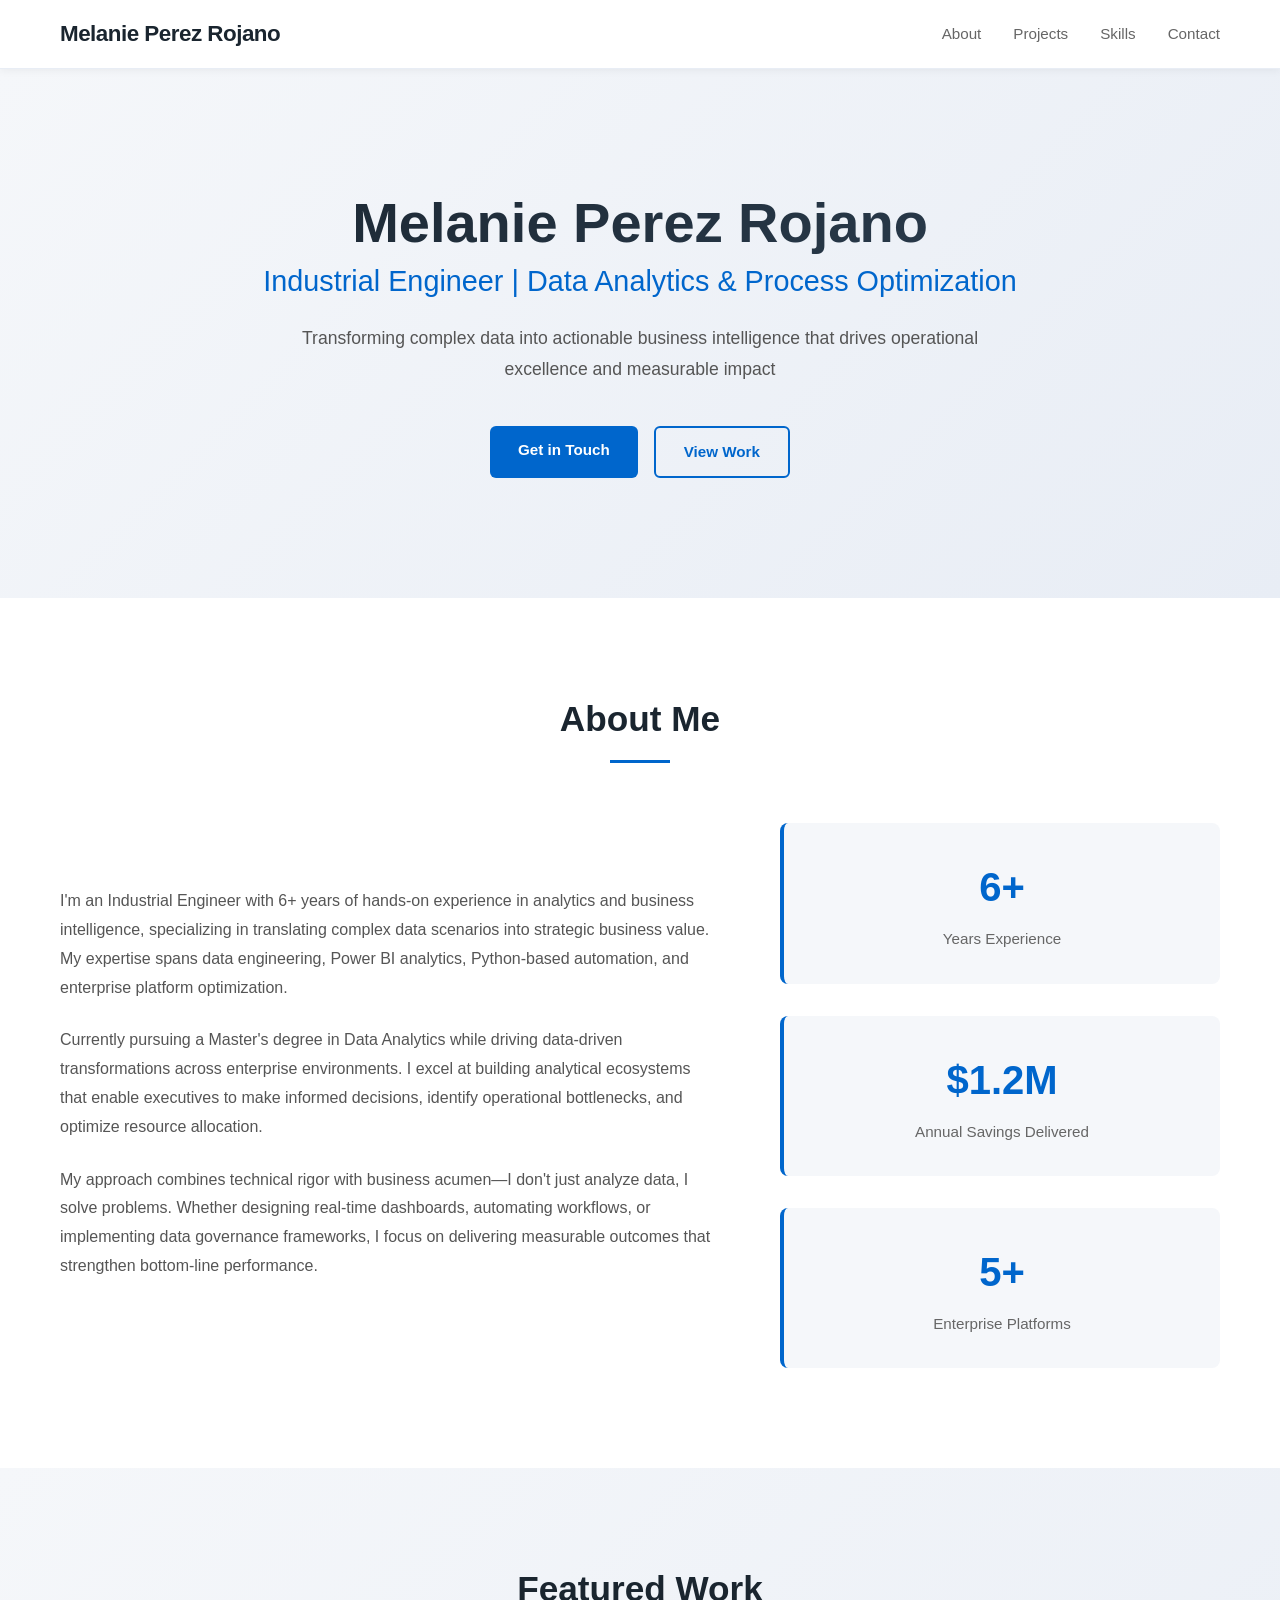
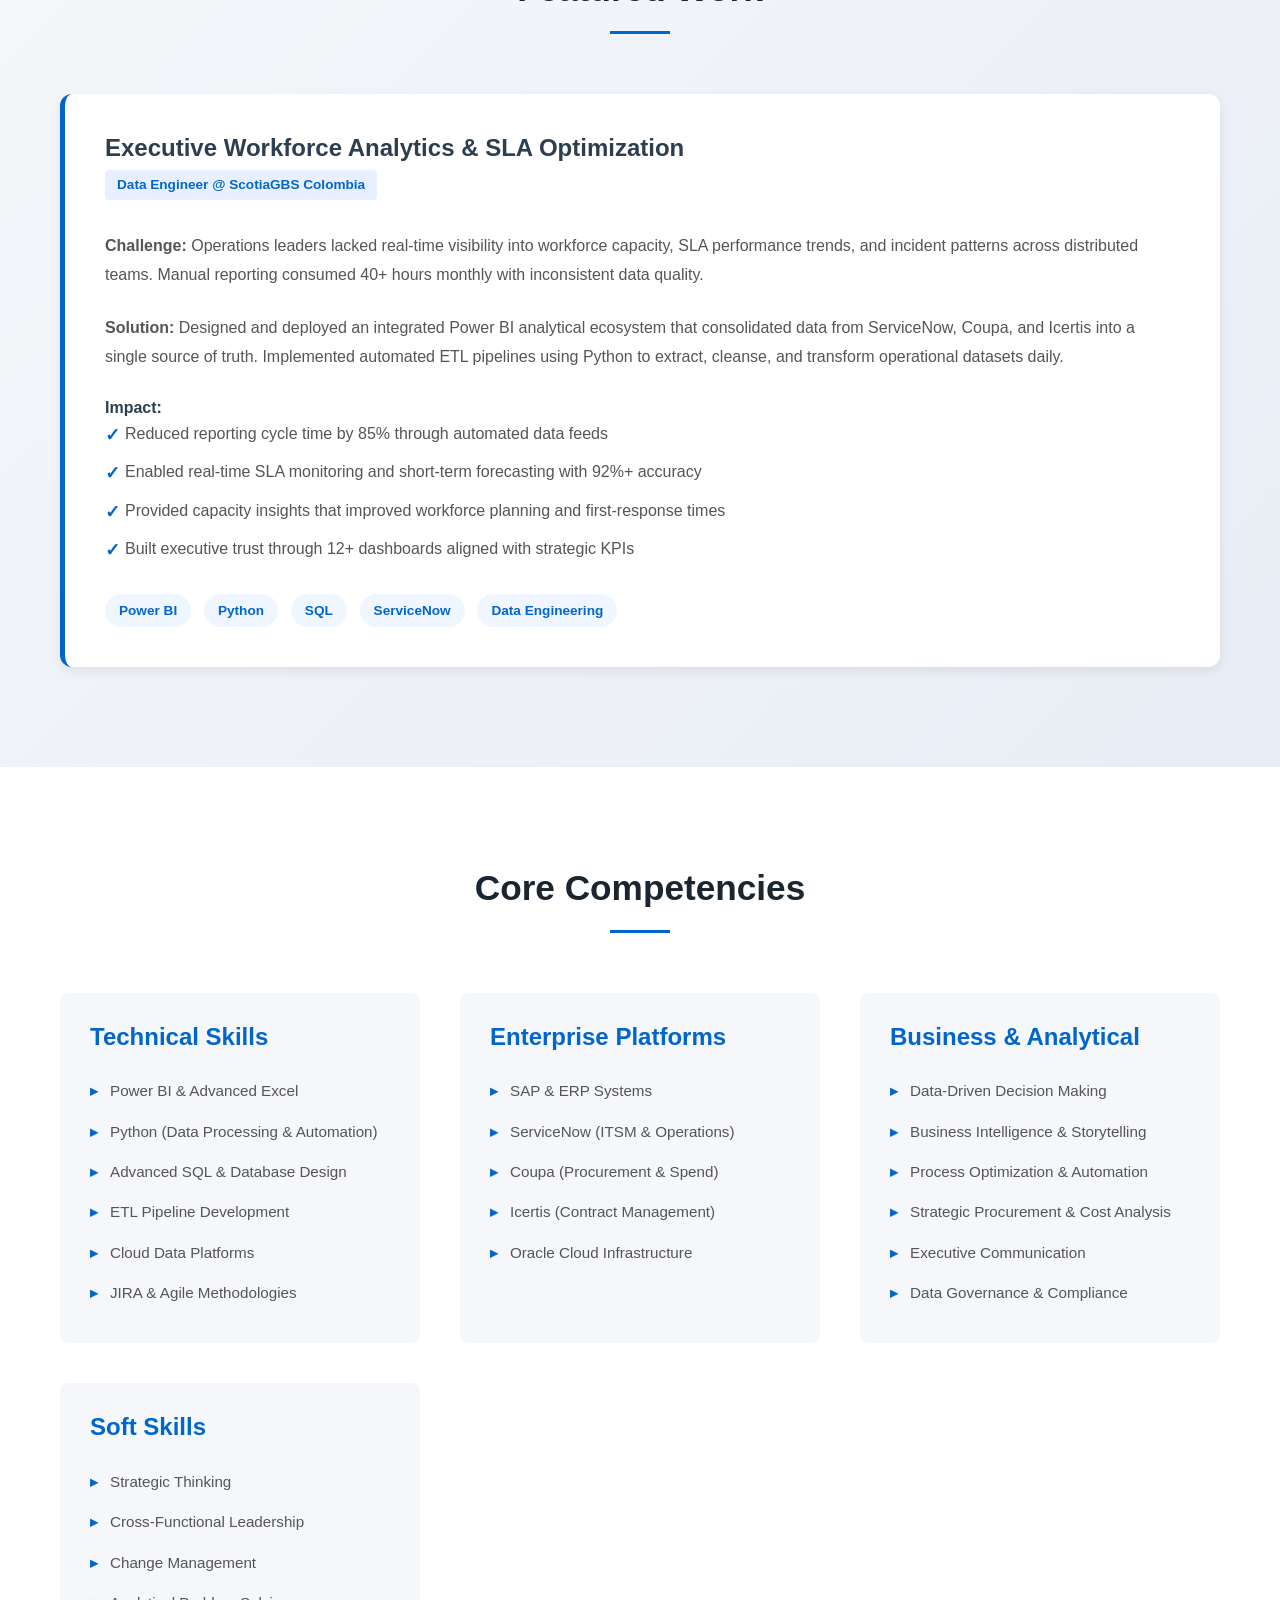
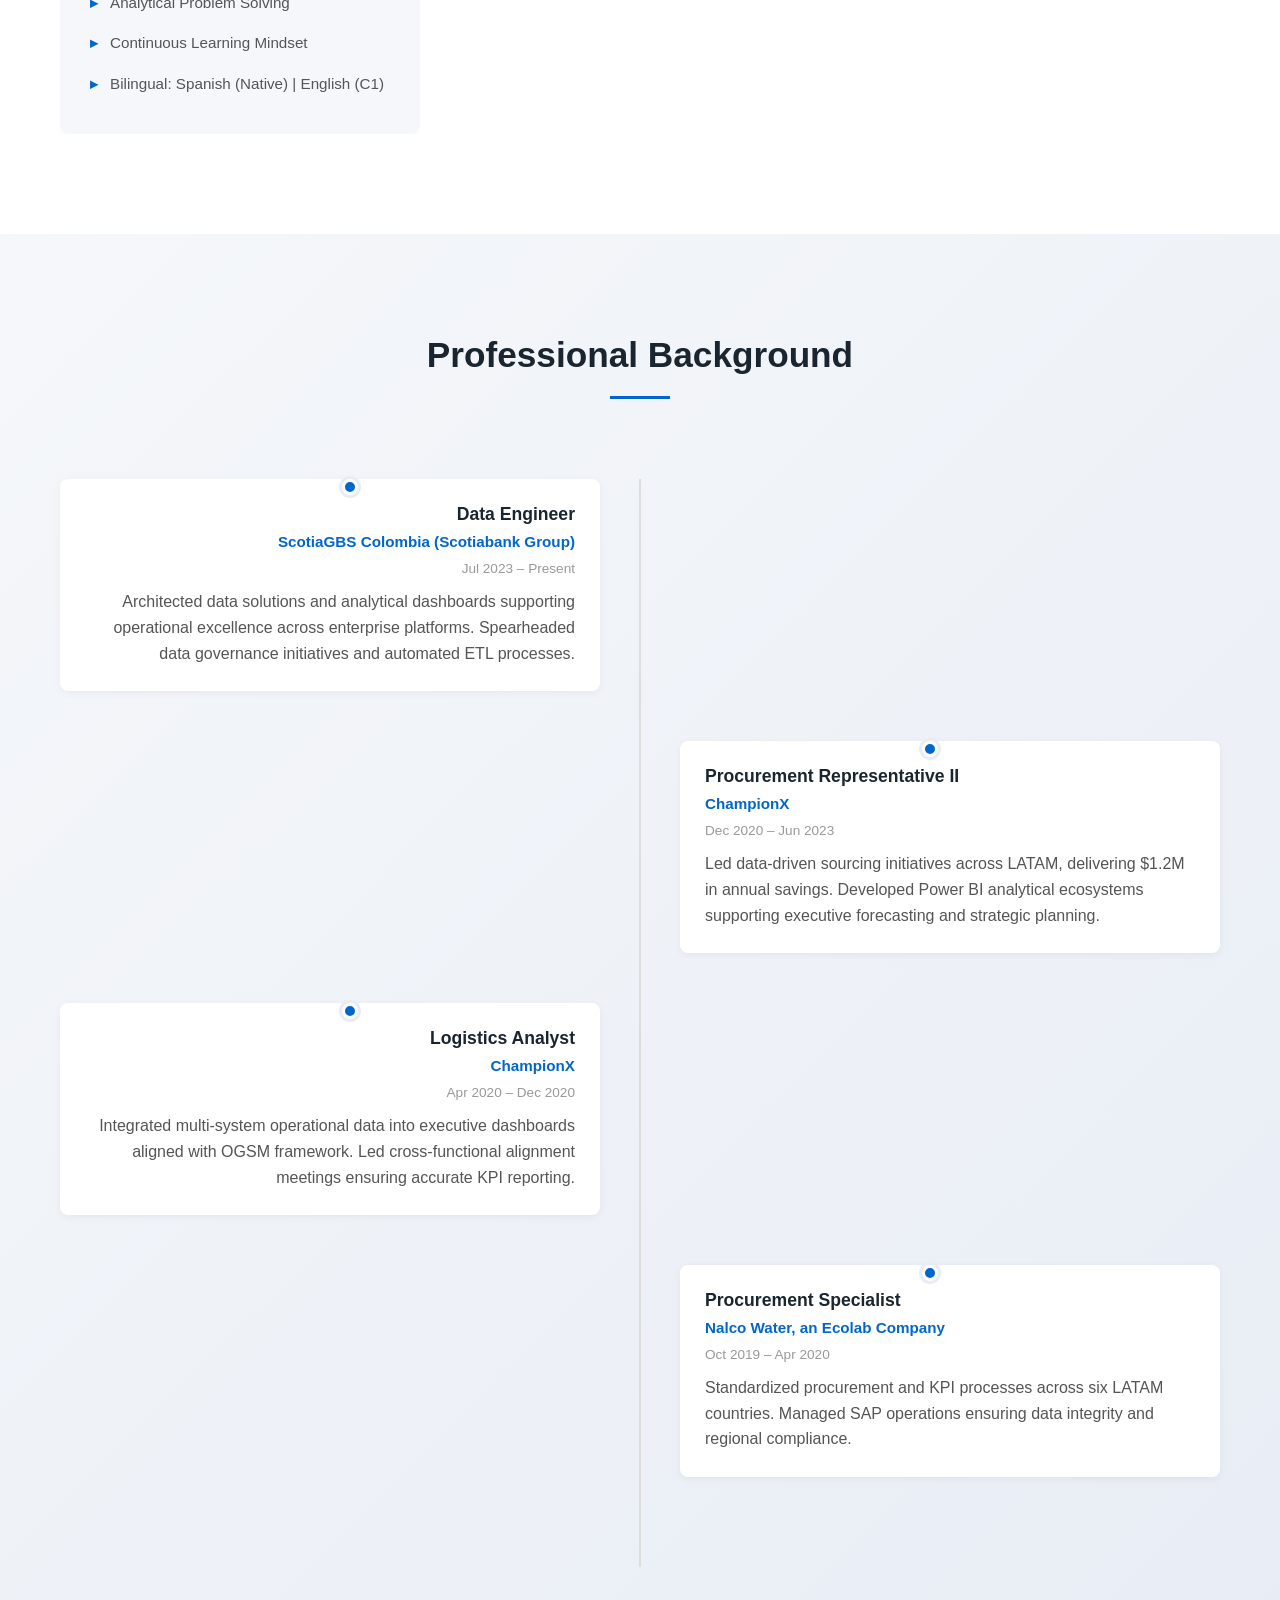
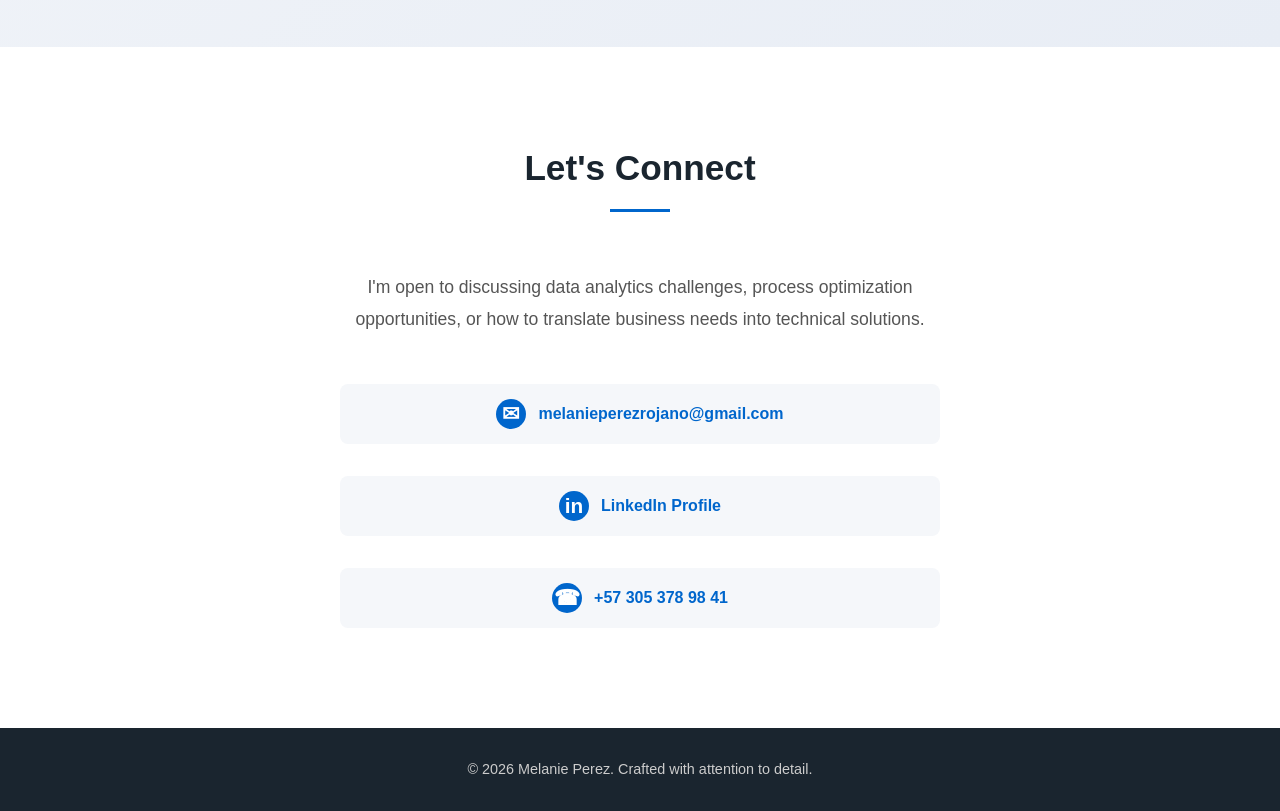
<file: index.html>
<!DOCTYPE html>
<html lang="en">
<head>
    <meta charset="UTF-8">
    <meta name="viewport" content="width=device-width, initial-scale=1.0">
    <title>Melanie Perez | Data Analytics & Process Optimization</title>
    <link rel="stylesheet" href="style.css">
</head>
<body>
    <!-- Navigation -->
    <nav class="navbar">
        <div class="container">
            <div class="nav-brand">Melanie Perez Rojano</div>
            <ul class="nav-links">
                <li><a href="#about">About</a></li>
                <li><a href="#projects">Projects</a></li>
                <li><a href="#skills">Skills</a></li>
                <li><a href="#contact">Contact</a></li>
            </ul>
        </div>
    </nav>

    <!-- Hero Section -->
    <section class="hero">
        <div class="container">
            <div class="hero-content">
                <h1>Melanie Perez Rojano</h1>
                <h2>Industrial Engineer | Data Analytics & Process Optimization</h2>
                <p class="hero-tagline">Transforming complex data into actionable business intelligence that drives operational excellence and measurable impact</p>
                <div class="hero-cta">
                    <a href="#contact" class="btn btn-primary">Get in Touch</a>
                    <a href="#projects" class="btn btn-secondary">View Work</a>
                </div>
            </div>
        </div>
    </section>

    <!-- About Section -->
    <section id="about" class="about">
        <div class="container">
            <h2 class="section-title">About Me</h2>
            <div class="about-content">
                <div class="about-text">
                    <p>I'm an Industrial Engineer with 6+ years of hands-on experience in analytics and business intelligence, specializing in translating complex data scenarios into strategic business value. My expertise spans data engineering, Power BI analytics, Python-based automation, and enterprise platform optimization.</p>
                    
                    <p>Currently pursuing a Master's degree in Data Analytics while driving data-driven transformations across enterprise environments. I excel at building analytical ecosystems that enable executives to make informed decisions, identify operational bottlenecks, and optimize resource allocation.</p>
                    
                    <p>My approach combines technical rigor with business acumen—I don't just analyze data, I solve problems. Whether designing real-time dashboards, automating workflows, or implementing data governance frameworks, I focus on delivering measurable outcomes that strengthen bottom-line performance.</p>
                </div>
                <div class="about-metrics">
                    <div class="metric">
                        <span class="metric-number">6+</span>
                        <span class="metric-label">Years Experience</span>
                    </div>
                    <div class="metric">
                        <span class="metric-number">$1.2M</span>
                        <span class="metric-label">Annual Savings Delivered</span>
                    </div>
                    <div class="metric">
                        <span class="metric-number">5+</span>
                        <span class="metric-label">Enterprise Platforms</span>
                    </div>
                </div>
            </div>
        </div>
    </section>

    <!-- Featured Project -->
    <section id="projects" class="featured-project">
        <div class="container">
            <h2 class="section-title">Featured Work</h2>
            <div class="project-card">
                <div class="project-header">
                    <h3>Executive Workforce Analytics & SLA Optimization</h3>
                    <span class="project-role">Data Engineer @ ScotiaGBS Colombia</span>
                </div>
                <div class="project-body">
                    <p class="project-challenge"><strong>Challenge:</strong> Operations leaders lacked real-time visibility into workforce capacity, SLA performance trends, and incident patterns across distributed teams. Manual reporting consumed 40+ hours monthly with inconsistent data quality.</p>
                    
                    <p class="project-solution"><strong>Solution:</strong> Designed and deployed an integrated Power BI analytical ecosystem that consolidated data from ServiceNow, Coupa, and Icertis into a single source of truth. Implemented automated ETL pipelines using Python to extract, cleanse, and transform operational datasets daily.</p>
                    
                    <div class="project-impact">
                        <strong>Impact:</strong>
                        <ul>
                            <li>Reduced reporting cycle time by 85% through automated data feeds</li>
                            <li>Enabled real-time SLA monitoring and short-term forecasting with 92%+ accuracy</li>
                            <li>Provided capacity insights that improved workforce planning and first-response times</li>
                            <li>Built executive trust through 12+ dashboards aligned with strategic KPIs</li>
                        </ul>
                    </div>
                </div>
                <div class="project-tech">
                    <span class="tech-tag">Power BI</span>
                    <span class="tech-tag">Python</span>
                    <span class="tech-tag">SQL</span>
                    <span class="tech-tag">ServiceNow</span>
                    <span class="tech-tag">Data Engineering</span>
                </div>
            </div>
        </div>
    </section>

    <!-- Skills Section -->
    <section id="skills" class="skills">
        <div class="container">
            <h2 class="section-title">Core Competencies</h2>
            <div class="skills-grid">
                <div class="skill-category">
                    <h3>Technical Skills</h3>
                    <ul>
                        <li>Power BI & Advanced Excel</li>
                        <li>Python (Data Processing & Automation)</li>
                        <li>Advanced SQL & Database Design</li>
                        <li>ETL Pipeline Development</li>
                        <li>Cloud Data Platforms</li>
                        <li>JIRA & Agile Methodologies</li>
                    </ul>
                </div>
                <div class="skill-category">
                    <h3>Enterprise Platforms</h3>
                    <ul>
                        <li>SAP & ERP Systems</li>
                        <li>ServiceNow (ITSM & Operations)</li>
                        <li>Coupa (Procurement & Spend)</li>
                        <li>Icertis (Contract Management)</li>
                        <li>Oracle Cloud Infrastructure</li>
                    </ul>
                </div>
                <div class="skill-category">
                    <h3>Business & Analytical</h3>
                    <ul>
                        <li>Data-Driven Decision Making</li>
                        <li>Business Intelligence & Storytelling</li>
                        <li>Process Optimization & Automation</li>
                        <li>Strategic Procurement & Cost Analysis</li>
                        <li>Executive Communication</li>
                        <li>Data Governance & Compliance</li>
                    </ul>
                </div>
                <div class="skill-category">
                    <h3>Soft Skills</h3>
                    <ul>
                        <li>Strategic Thinking</li>
                        <li>Cross-Functional Leadership</li>
                        <li>Change Management</li>
                        <li>Analytical Problem Solving</li>
                        <li>Continuous Learning Mindset</li>
                        <li>Bilingual: Spanish (Native) | English (C1)</li>
                    </ul>
                </div>
            </div>
        </div>
    </section>

    <!-- Experience Highlights -->
    <section class="experience">
        <div class="container">
            <h2 class="section-title">Professional Background</h2>
            <div class="experience-timeline">
                <div class="timeline-item">
                    <div class="timeline-marker"></div>
                    <div class="timeline-content">
                        <h4>Data Engineer</h4>
                        <p class="timeline-company">ScotiaGBS Colombia (Scotiabank Group)</p>
                        <p class="timeline-period">Jul 2023 – Present</p>
                        <p>Architected data solutions and analytical dashboards supporting operational excellence across enterprise platforms. Spearheaded data governance initiatives and automated ETL processes.</p>
                    </div>
                </div>
                <div class="timeline-item">
                    <div class="timeline-marker"></div>
                    <div class="timeline-content">
                        <h4>Procurement Representative II</h4>
                        <p class="timeline-company">ChampionX</p>
                        <p class="timeline-period">Dec 2020 – Jun 2023</p>
                        <p>Led data-driven sourcing initiatives across LATAM, delivering $1.2M in annual savings. Developed Power BI analytical ecosystems supporting executive forecasting and strategic planning.</p>
                    </div>
                </div>
                <div class="timeline-item">
                    <div class="timeline-marker"></div>
                    <div class="timeline-content">
                        <h4>Logistics Analyst</h4>
                        <p class="timeline-company">ChampionX</p>
                        <p class="timeline-period">Apr 2020 – Dec 2020</p>
                        <p>Integrated multi-system operational data into executive dashboards aligned with OGSM framework. Led cross-functional alignment meetings ensuring accurate KPI reporting.</p>
                    </div>
                </div>
                <div class="timeline-item">
                    <div class="timeline-marker"></div>
                    <div class="timeline-content">
                        <h4>Procurement Specialist</h4>
                        <p class="timeline-company">Nalco Water, an Ecolab Company</p>
                        <p class="timeline-period">Oct 2019 – Apr 2020</p>
                        <p>Standardized procurement and KPI processes across six LATAM countries. Managed SAP operations ensuring data integrity and regional compliance.</p>
                    </div>
                </div>
            </div>
        </div>
    </section>

    <!-- Contact Section -->
    <section id="contact" class="contact">
        <div class="container">
            <h2 class="section-title">Let's Connect</h2>
            <div class="contact-content">
                <p>I'm open to discussing data analytics challenges, process optimization opportunities, or how to translate business needs into technical solutions.</p>
                <div class="contact-links">
                    <a href="mailto:melanieperezrojano@gmail.com" class="contact-link">
                        <span class="contact-icon">✉</span>
                        <span>melanieperezrojano@gmail.com</span>
                    </a>
                    <a href="https://www.linkedin.com/in/melanieperezrojano" target="_blank" class="contact-link">
                        <span class="contact-icon">in</span>
                        <span>LinkedIn Profile</span>
                    </a>
                    <a href="tel:+573053789841" class="contact-link">
                        <span class="contact-icon">☎</span>
                        <span>+57 305 378 98 41</span>
                    </a>
                </div>
            </div>
        </div>
    </section>

    <!-- Footer -->
    <footer class="footer">
        <div class="container">
            <p>&copy; 2026 Melanie Perez. Crafted with attention to detail.</p>
        </div>
    </footer>

    <script>
        // Smooth scroll behavior
        document.querySelectorAll('a[href^="#"]').forEach(anchor => {
            anchor.addEventListener('click', function (e) {
                e.preventDefault();
                const target = document.querySelector(this.getAttribute('href'));
                if (target) {
                    target.scrollIntoView({
                        behavior: 'smooth',
                        block: 'start'
                    });
                }
            });
        });

        // Active nav link
        window.addEventListener('scroll', function() {
            let current = '';
            const sections = document.querySelectorAll('section');
            
            sections.forEach(section => {
                const sectionTop = section.offsetTop;
                if (pageYOffset >= sectionTop - 60) {
                    current = section.getAttribute('id');
                }
            });

            document.querySelectorAll('.nav-links a').forEach(link => {
                link.classList.remove('active');
                if (link.getAttribute('href').slice(1) === current) {
                    link.classList.add('active');
                }
            });
        });
    </script>
</body>

</html>
</file>
<file: style.css>
/* ============================================
   RESET & BASE STYLES
   ============================================ */

* {
    margin: 0;
    padding: 0;
    box-sizing: border-box;
}

html {
    scroll-behavior: smooth;
}

body {
    font-family: -apple-system, BlinkMacSystemFont, 'Segoe UI', 'Roboto', 'Oxygen', 'Ubuntu', 'Cantarell', sans-serif;
    line-height: 1.6;
    color: #2c3e50;
    background-color: #fafafa;
}

.container {
    max-width: 1200px;
    margin: 0 auto;
    padding: 0 20px;
}

/* ============================================
   TYPOGRAPHY
   ============================================ */

h1, h2, h3, h4, h5, h6 {
    line-height: 1.2;
    font-weight: 600;
}

h1 {
    font-size: 3.5rem;
    color: #1a252f;
}

h2 {
    font-size: 2.2rem;
    color: #1a252f;
}

h3 {
    font-size: 1.5rem;
    color: #2c3e50;
}

h4 {
    font-size: 1.1rem;
    color: #2c3e50;
}

p {
    color: #555;
    margin-bottom: 1rem;
}

a {
    color: #0066cc;
    text-decoration: none;
    transition: color 0.3s ease;
}

a:hover {
    color: #0052a3;
}

/* ============================================
   NAVIGATION
   ============================================ */

.navbar {
    position: sticky;
    top: 0;
    background-color: #fff;
    border-bottom: 1px solid #e8edf5;
    z-index: 100;
    box-shadow: 0 2px 8px rgba(0, 0, 0, 0.05);
}

.navbar .container {
    display: flex;
    justify-content: space-between;
    align-items: center;
    padding: 1rem 20px;
}

.nav-brand {
    font-size: 1.4rem;
    font-weight: 700;
    color: #1a252f;
    letter-spacing: -0.5px;
}

.nav-links {
    display: flex;
    list-style: none;
    gap: 2rem;
}

.nav-links a {
    font-size: 0.95rem;
    color: #666;
    font-weight: 500;
    position: relative;
    transition: color 0.3s ease;
}

.nav-links a:hover,
.nav-links a.active {
    color: #0066cc;
}

.nav-links a.active::after {
    content: '';
    position: absolute;
    bottom: -10px;
    left: 0;
    right: 0;
    height: 2px;
    background-color: #0066cc;
}

/* ============================================
   HERO SECTION
   ============================================ */

.hero {
    padding: 120px 0;
    background: linear-gradient(135deg, #f5f7fa 0%, #e8edf5 100%);
    text-align: center;
}

.hero-content h1 {
    margin-bottom: 0.5rem;
    background: linear-gradient(135deg, #1a252f 0%, #2c3e50 100%);
    -webkit-background-clip: text;
    -webkit-text-fill-color: transparent;
    background-clip: text;
}

.hero-content h2 {
    font-size: 1.8rem;
    color: #0066cc;
    font-weight: 500;
    margin-bottom: 1.5rem;
}

.hero-tagline {
    font-size: 1.1rem;
    color: #555;
    max-width: 700px;
    margin: 1.5rem auto 2.5rem;
    line-height: 1.8;
    font-weight: 400;
}

.hero-cta {
    display: flex;
    gap: 1rem;
    justify-content: center;
    flex-wrap: wrap;
}

/* ============================================
   BUTTONS
   ============================================ */

.btn {
    display: inline-block;
    padding: 12px 28px;
    font-size: 0.95rem;
    font-weight: 600;
    border-radius: 6px;
    transition: all 0.3s ease;
    cursor: pointer;
    border: none;
}

.btn-primary {
    background-color: #0066cc;
    color: #fff;
}

.btn-primary:hover {
    background-color: #0052a3;
    transform: translateY(-2px);
    box-shadow: 0 8px 16px rgba(0, 102, 204, 0.2);
}

.btn-secondary {
    background-color: transparent;
    color: #0066cc;
    border: 2px solid #0066cc;
}

.btn-secondary:hover {
    background-color: #f0f6ff;
    transform: translateY(-2px);
}

/* ============================================
   SECTIONS
   ============================================ */

section {
    padding: 100px 0;
}

.section-title {
    text-align: center;
    margin-bottom: 60px;
    position: relative;
}

.section-title::after {
    content: '';
    display: block;
    width: 60px;
    height: 3px;
    background-color: #0066cc;
    margin: 20px auto 0;
}

/* ============================================
   ABOUT SECTION
   ============================================ */

.about {
    background-color: #fff;
}

.about-content {
    display: grid;
    grid-template-columns: 1.5fr 1fr;
    gap: 60px;
    align-items: center;
}

.about-text p {
    margin-bottom: 1.5rem;
    line-height: 1.8;
    color: #555;
}

.about-metrics {
    display: grid;
    grid-template-columns: 1fr;
    gap: 2rem;
}

.metric {
    background-color: #f5f7fa;
    padding: 2rem;
    border-radius: 8px;
    border-left: 4px solid #0066cc;
    text-align: center;
}

.metric-number {
    display: block;
    font-size: 2.5rem;
    font-weight: 700;
    color: #0066cc;
    margin-bottom: 0.5rem;
}

.metric-label {
    display: block;
    color: #666;
    font-size: 0.95rem;
    font-weight: 500;
}

/* ============================================
   FEATURED PROJECT
   ============================================ */

.featured-project {
    background: linear-gradient(135deg, #f5f7fa 0%, #e8edf5 100%);
}

.project-card {
    background-color: #fff;
    border-radius: 12px;
    padding: 40px;
    box-shadow: 0 4px 12px rgba(0, 0, 0, 0.08);
    border-left: 5px solid #0066cc;
}

.project-header {
    margin-bottom: 2rem;
}

.project-header h3 {
    margin-bottom: 0.5rem;
}

.project-role {
    display: inline-block;
    background-color: #e8f0ff;
    color: #0066cc;
    padding: 4px 12px;
    border-radius: 4px;
    font-size: 0.85rem;
    font-weight: 600;
}

.project-body {
    margin-bottom: 2rem;
}

.project-challenge,
.project-solution {
    margin-bottom: 1.5rem;
    line-height: 1.8;
}

.project-impact ul {
    list-style: none;
    padding-left: 0;
}

.project-impact li {
    padding-left: 20px;
    margin-bottom: 0.8rem;
    position: relative;
    color: #555;
}

.project-impact li::before {
    content: '✓';
    position: absolute;
    left: 0;
    color: #0066cc;
    font-weight: bold;
    font-size: 1.1rem;
}

.project-tech {
    display: flex;
    flex-wrap: wrap;
    gap: 0.8rem;
}

.tech-tag {
    background-color: #f0f6ff;
    color: #0066cc;
    padding: 6px 14px;
    border-radius: 20px;
    font-size: 0.85rem;
    font-weight: 600;
}

/* ============================================
   SKILLS SECTION
   ============================================ */

.skills {
    background-color: #fff;
}

.skills-grid {
    display: grid;
    grid-template-columns: repeat(auto-fit, minmax(280px, 1fr));
    gap: 40px;
}

.skill-category {
    background-color: #f5f7fa;
    padding: 30px;
    border-radius: 8px;
    transition: transform 0.3s ease, box-shadow 0.3s ease;
}

.skill-category:hover {
    transform: translateY(-5px);
    box-shadow: 0 8px 16px rgba(0, 0, 0, 0.1);
}

.skill-category h3 {
    margin-bottom: 20px;
    color: #0066cc;
}

.skill-category ul {
    list-style: none;
    padding-left: 0;
}

.skill-category li {
    padding: 8px 0;
    padding-left: 20px;
    color: #555;
    position: relative;
    font-size: 0.95rem;
}

.skill-category li::before {
    content: '▸';
    position: absolute;
    left: 0;
    color: #0066cc;
    font-weight: bold;
}

/* ============================================
   EXPERIENCE SECTION
   ============================================ */

.experience {
    background: linear-gradient(135deg, #f5f7fa 0%, #e8edf5 100%);
}

.experience-timeline {
    position: relative;
    padding: 20px 0;
}

.experience-timeline::before {
    content: '';
    position: absolute;
    left: 50%;
    transform: translateX(-50%);
    width: 2px;
    height: 100%;
    background-color: #ddd;
}

.timeline-item {
    margin-bottom: 50px;
    position: relative;
}

.timeline-item:nth-child(odd) {
    margin-left: 0;
    margin-right: 50%;
    text-align: right;
    padding-right: 40px;
}

.timeline-item:nth-child(even) {
    margin-left: 50%;
    margin-right: 0;
    padding-left: 40px;
}

.timeline-marker {
    position: absolute;
    width: 16px;
    height: 16px;
    background-color: #0066cc;
    border: 3px solid #fff;
    border-radius: 50%;
    top: 0;
    left: 50%;
    transform: translateX(-50%);
    box-shadow: 0 0 0 3px #e8edf5;
}

.timeline-content {
    background-color: #fff;
    padding: 25px;
    border-radius: 8px;
    box-shadow: 0 2px 8px rgba(0, 0, 0, 0.05);
}

.timeline-content h4 {
    margin-bottom: 5px;
    color: #1a252f;
}

.timeline-company {
    color: #0066cc;
    font-weight: 600;
    font-size: 0.95rem;
    margin-bottom: 3px;
}

.timeline-period {
    color: #999;
    font-size: 0.85rem;
    margin-bottom: 10px;
}

.timeline-content p:last-child {
    margin-bottom: 0;
}

/* ============================================
   CONTACT SECTION
   ============================================ */

.contact {
    background-color: #fff;
    text-align: center;
}

.contact-content {
    max-width: 600px;
    margin: 0 auto;
}

.contact-content p {
    font-size: 1.1rem;
    margin-bottom: 3rem;
    line-height: 1.8;
}

.contact-links {
    display: flex;
    flex-direction: column;
    gap: 2rem;
}

.contact-link {
    display: inline-flex;
    align-items: center;
    justify-content: center;
    gap: 12px;
    font-size: 1rem;
    color: #0066cc;
    font-weight: 600;
    transition: all 0.3s ease;
    padding: 15px 30px;
    background-color: #f5f7fa;
    border-radius: 8px;
}

.contact-link:hover {
    background-color: #e8f0ff;
    transform: translateY(-2px);
    box-shadow: 0 4px 12px rgba(0, 102, 204, 0.15);
}

.contact-icon {
    font-size: 1.3rem;
    display: flex;
    align-items: center;
    justify-content: center;
    width: 30px;
    height: 30px;
    background-color: #0066cc;
    color: #fff;
    border-radius: 50%;
    font-weight: bold;
}

/* ============================================
   FOOTER
   ============================================ */

.footer {
    background-color: #1a252f;
    color: #ccc;
    text-align: center;
    padding: 30px 0;
    font-size: 0.9rem;
}

.footer p {
    color: #ccc;
    margin-bottom: 0;
}

/* ============================================
   RESPONSIVE DESIGN
   ============================================ */

@media (max-width: 768px) {
    h1 {
        font-size: 2.5rem;
    }

    h2 {
        font-size: 1.8rem;
    }

    h3 {
        font-size: 1.3rem;
    }

    .nav-links {
        gap: 1rem;
    }

    .nav-links a {
        font-size: 0.9rem;
    }

    .hero {
        padding: 80px 0;
    }

    .hero-content h2 {
        font-size: 1.4rem;
    }

    .hero-tagline {
        font-size: 1rem;
    }

    .hero-cta {
        flex-direction: column;
        align-items: center;
    }

    .btn {
        width: 100%;
        max-width: 300px;
    }

    section {
        padding: 60px 0;
    }

    .about-content {
        grid-template-columns: 1fr;
        gap: 40px;
    }

    .about-metrics {
        grid-template-columns: repeat(2, 1fr);
        gap: 1.5rem;
    }

    .skill-category {
        padding: 20px;
    }

    .experience-timeline::before {
        display: none;
    }

    .timeline-item,
    .timeline-item:nth-child(odd),
    .timeline-item:nth-child(even) {
        margin-left: 0;
        margin-right: 0;
        text-align: left;
        padding-left: 0;
        padding-right: 0;
    }

    .timeline-marker {
        position: static;
        display: none;
    }

    .timeline-content {
        padding: 20px;
    }

    .project-card {
        padding: 25px;
    }

    .project-tech {
        justify-content: flex-start;
    }

    .contact-links {
        gap: 1.5rem;
    }

    .contact-link {
        flex-direction: column;
    }
}

@media (max-width: 480px) {
    .container {
        padding: 0 15px;
    }

    h1 {
        font-size: 2rem;
    }

    h2 {
        font-size: 1.5rem;
    }

    .nav-brand {
        font-size: 1.2rem;
    }

    .nav-links {
        gap: 1rem;
    }

    .nav-links a {
        font-size: 0.85rem;
    }

    .hero {
        padding: 60px 0;
    }

    .hero-content h2 {
        font-size: 1.2rem;
    }

    .hero-tagline {
        font-size: 0.95rem;
    }

    .about-metrics {
        grid-template-columns: 1fr;
    }

    .metric-number {
        font-size: 2rem;
    }

    .skills-grid {
        grid-template-columns: 1fr;
        gap: 20px;
    }

    .contact-content p {
        font-size: 1rem;
    }

    .contact-link {
        padding: 12px 20px;
    }

    section {
        padding: 50px 0;
    }

    .section-title {
        margin-bottom: 40px;
    }
}
</file>
